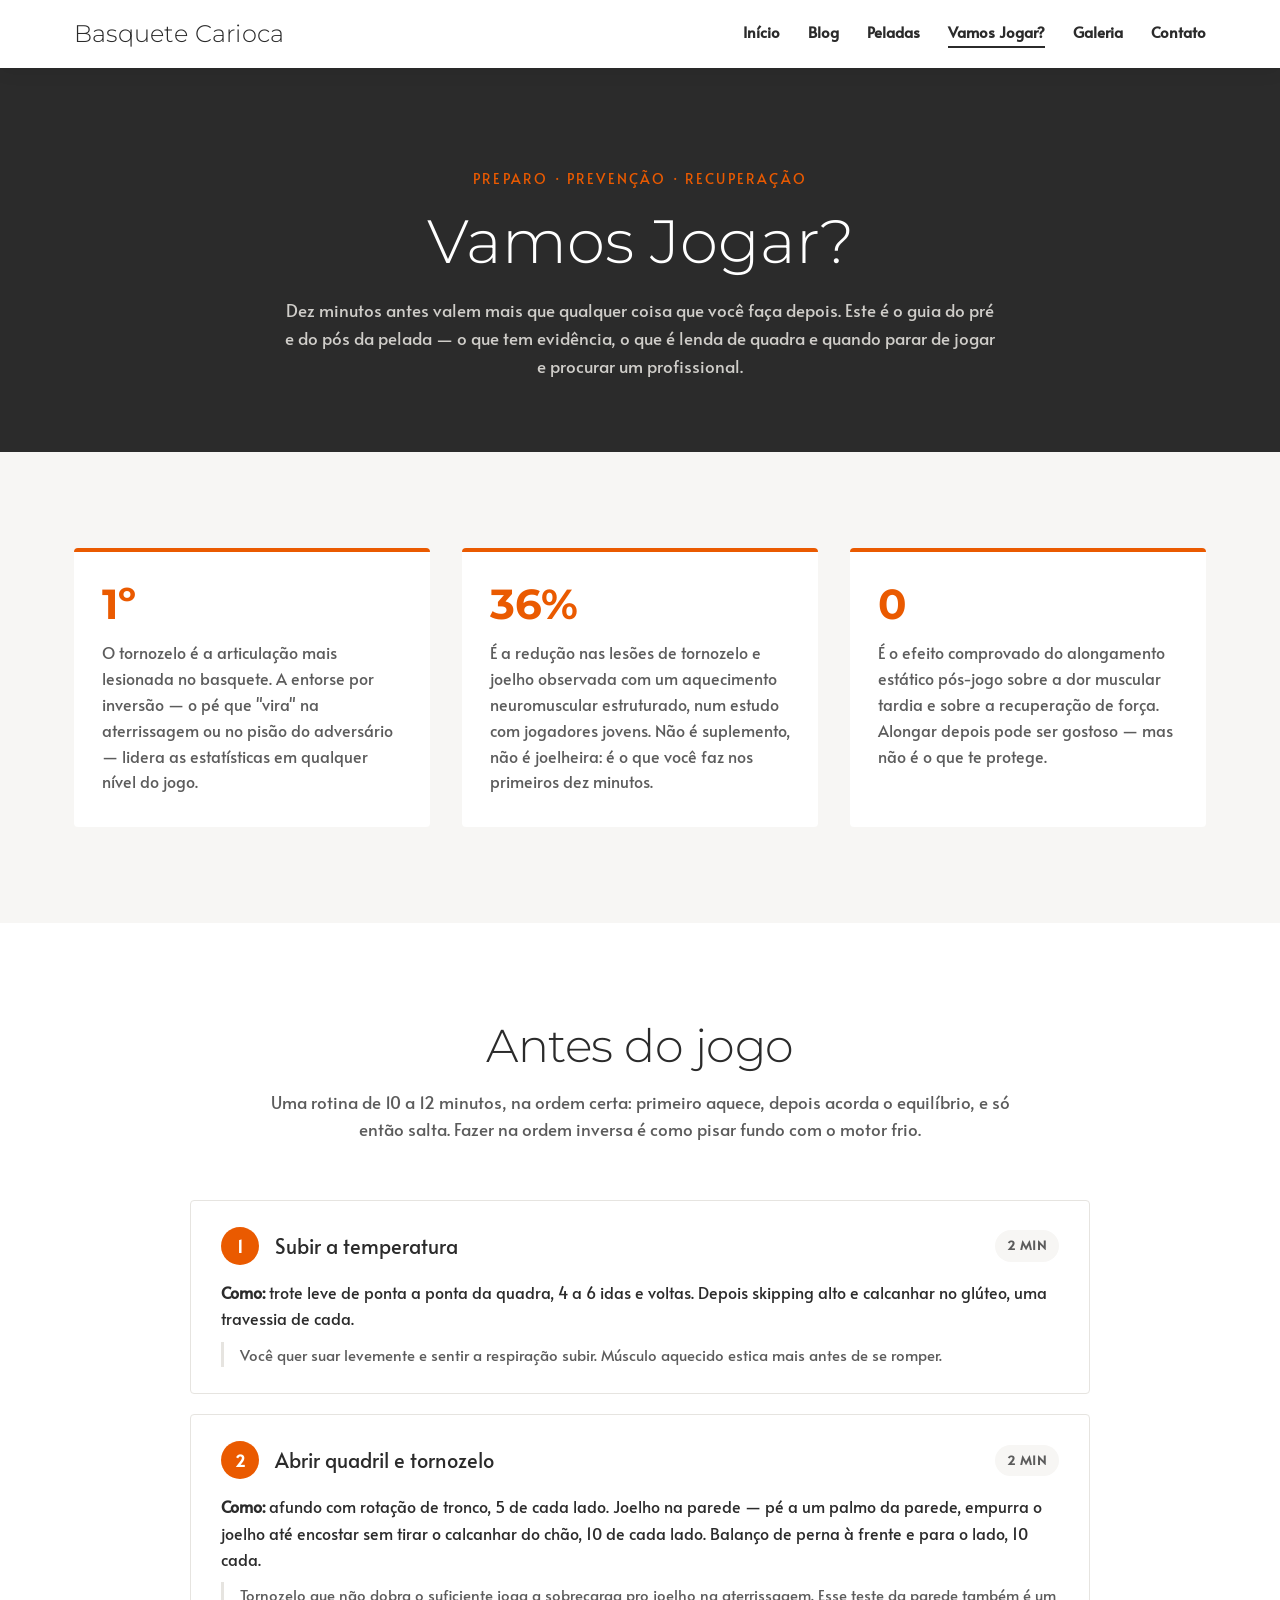
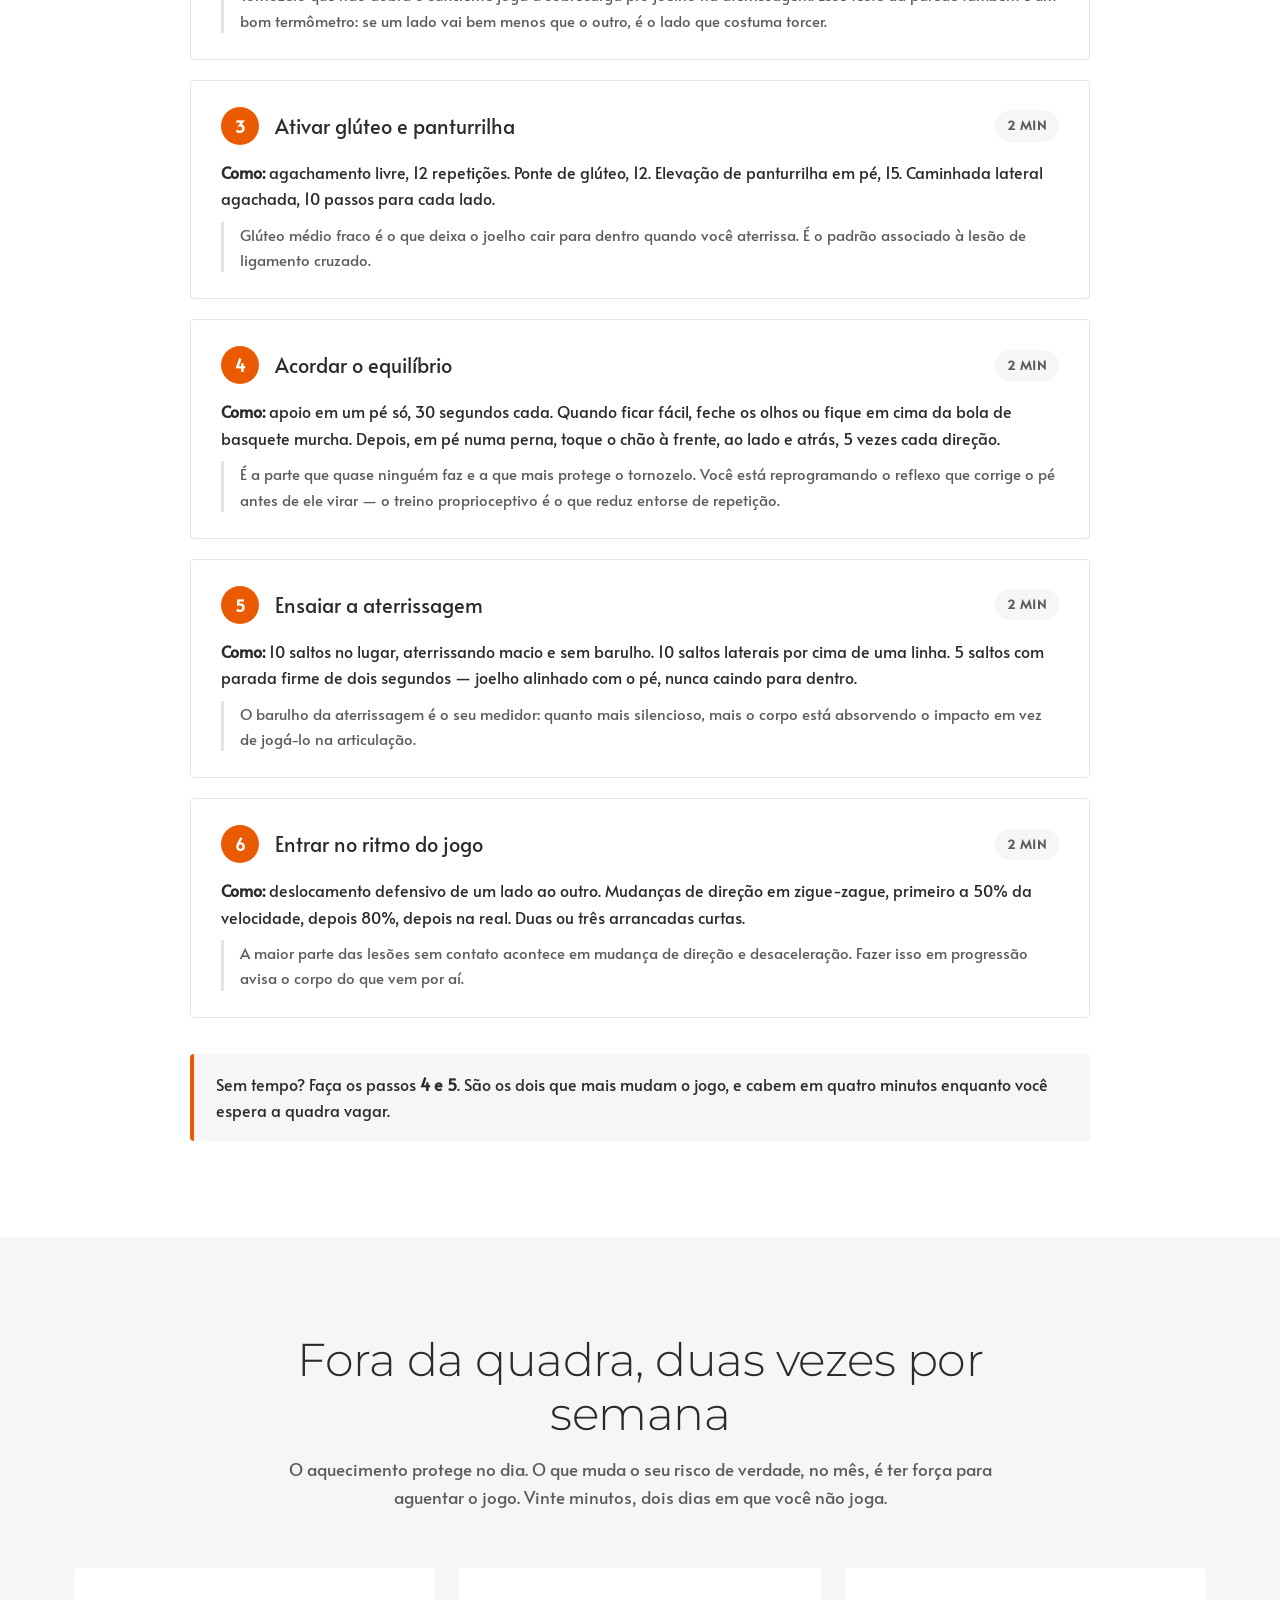
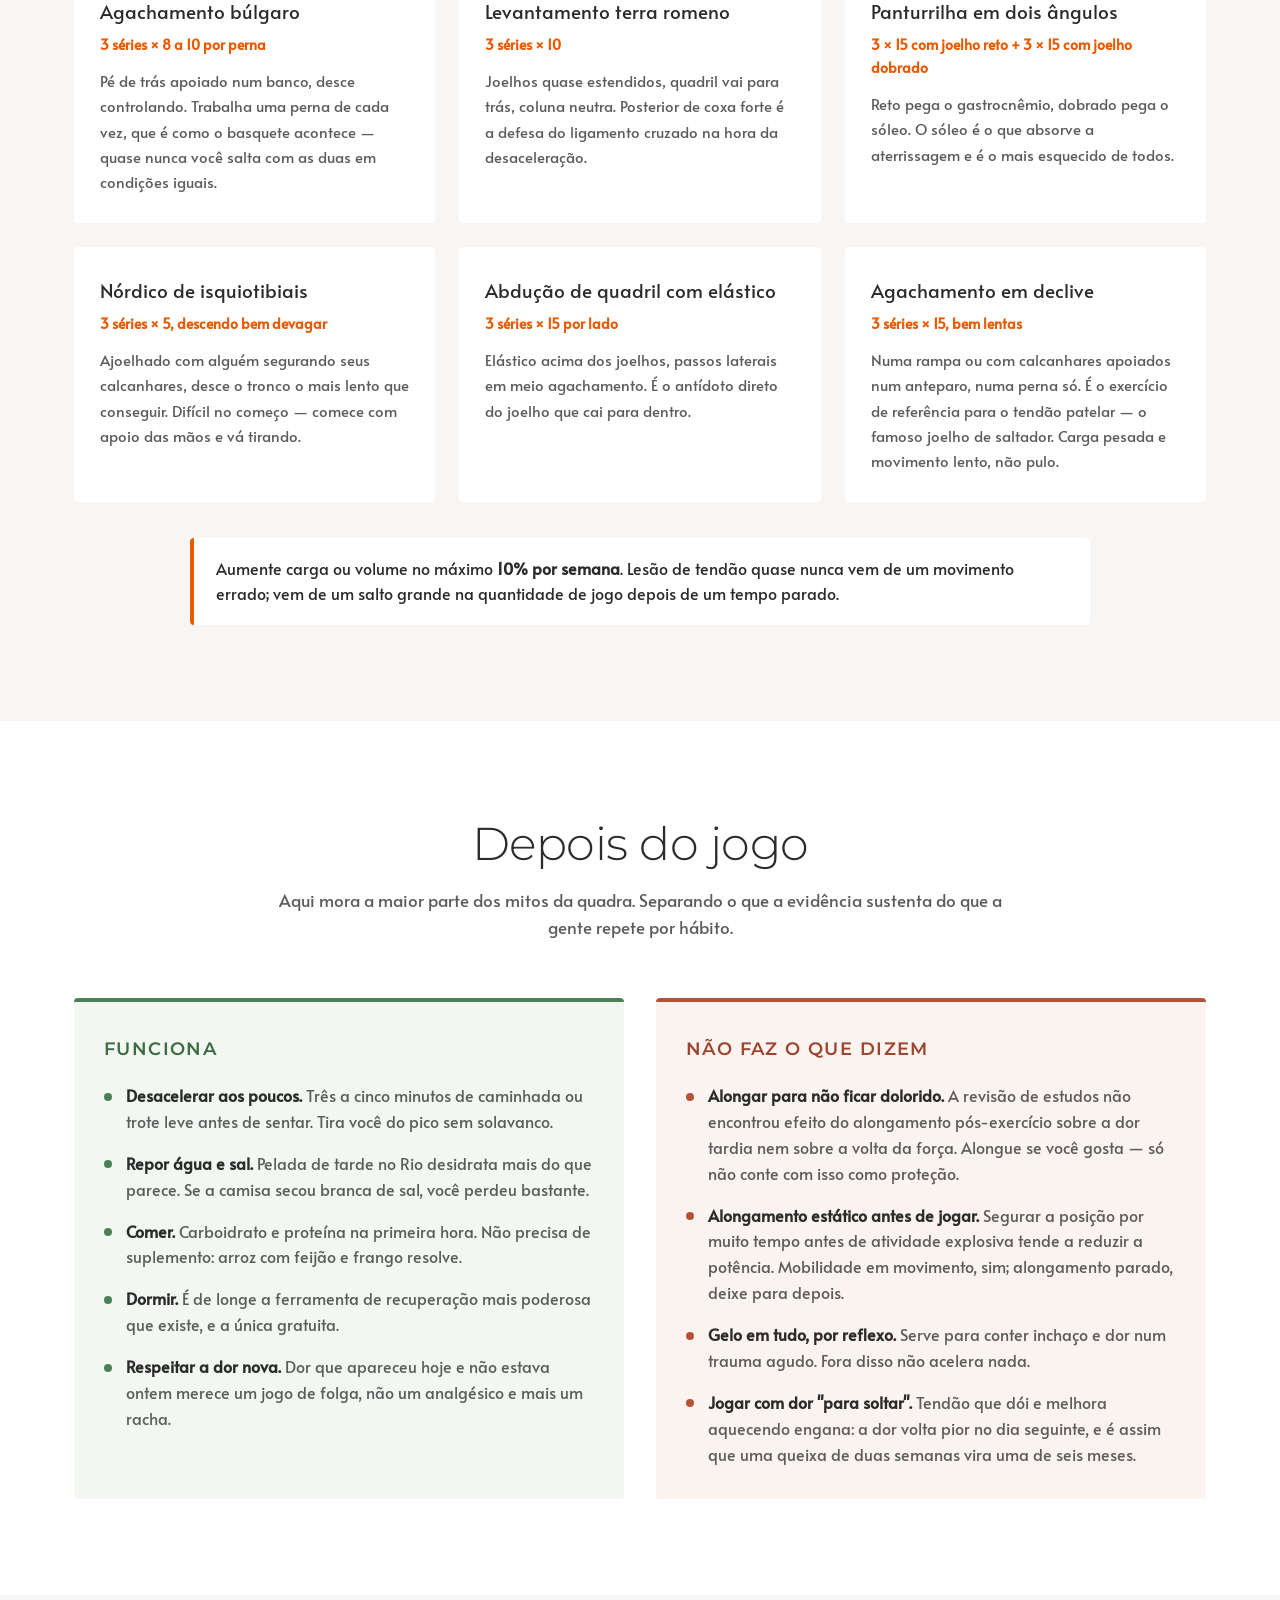
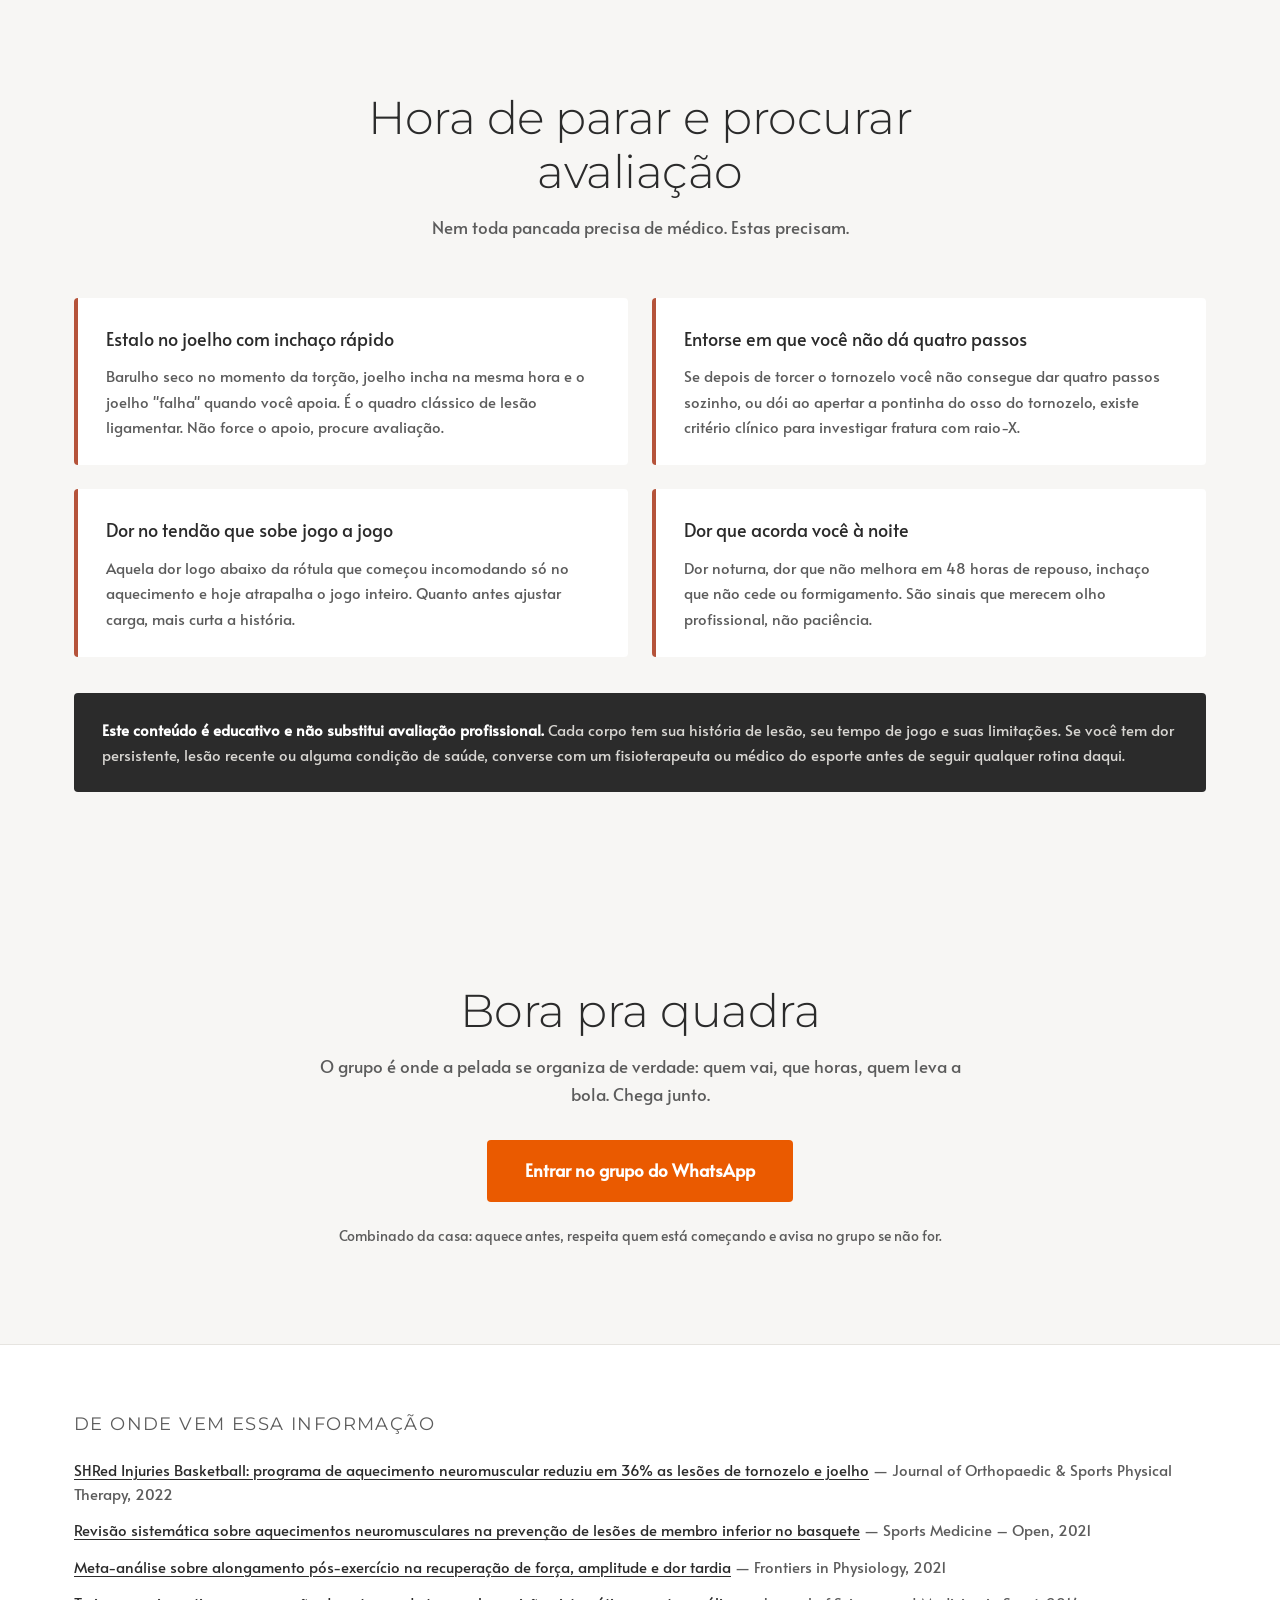
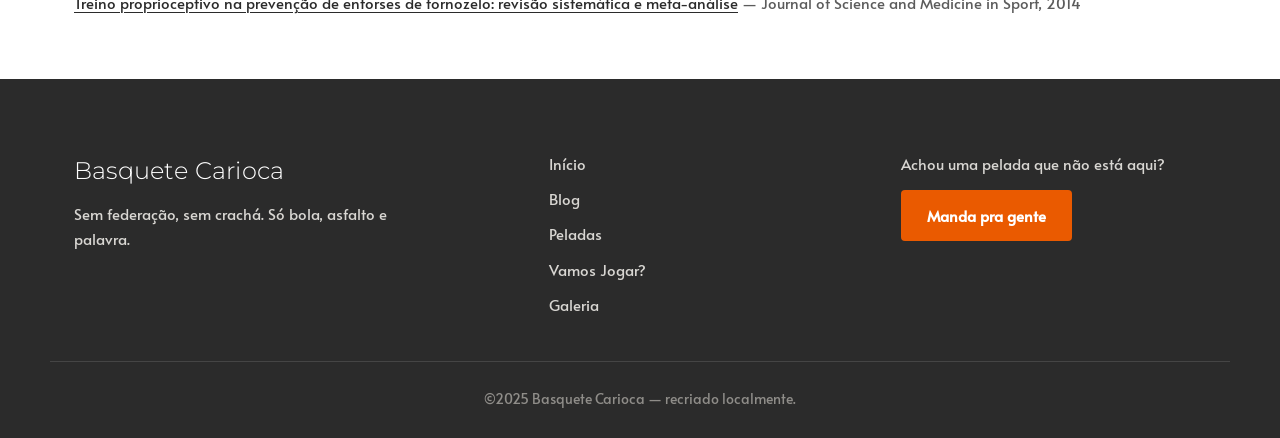
<file: vamos-jogar.html>
<!DOCTYPE html>
<html lang="pt-BR">
<head>
  <meta charset="UTF-8">
  <meta name="viewport" content="width=device-width, initial-scale=1.0">
  <title>Vamos Jogar? — Preparo, prevenção e recuperação | Basquete Carioca</title>
  <meta name="description" content="O que fazer antes e depois da pelada: aquecimento neuromuscular de 10 minutos, fortalecimento para tornozelo e joelho, e o que a evidência diz sobre recuperação.">
  <link rel="canonical" href="https://lucas-dev77.github.io/basquete-carioca/vamos-jogar.html">
  <meta name="theme-color" content="#ea5a00">

  <!-- Ícones da aba e do atalho no celular -->
  <link rel="icon" href="favicon.svg" type="image/svg+xml">
  <link rel="icon" href="favicon.png" sizes="96x96">
  <link rel="apple-touch-icon" href="apple-touch-icon.png">

  <!-- Prévia ao compartilhar o link (WhatsApp, Instagram, X, LinkedIn) -->
  <meta property="og:type" content="website">
  <meta property="og:site_name" content="Basquete Carioca">
  <meta property="og:locale" content="pt_BR">
  <meta property="og:url" content="https://lucas-dev77.github.io/basquete-carioca/vamos-jogar.html">
  <meta property="og:title" content="Vamos Jogar? — Preparo e prevenção na pelada">
  <meta property="og:description" content="Aquecimento de 10 minutos, fortalecimento para tornozelo e joelho, e o que a evidência diz sobre recuperação pós-jogo.">
  <meta property="og:image" content="https://lucas-dev77.github.io/basquete-carioca/assets/og-capa.png">
  <meta property="og:image:width" content="1200">
  <meta property="og:image:height" content="630">
  <meta property="og:image:alt" content="Basquete Carioca — guia de preparo, prevenção e recuperação">
  <meta name="twitter:card" content="summary_large_image">


  <link rel="preconnect" href="https://fonts.googleapis.com">
  <link rel="preconnect" href="https://fonts.gstatic.com" crossorigin>
  <link href="https://fonts.googleapis.com/css2?family=Alata&family=Montserrat:wght@300;400;600;700&display=swap" rel="stylesheet">

  <link rel="stylesheet" href="css/style.css">
</head>
<body class="pagina-interna">

<header class="cabecalho" id="cabecalho">
  <div class="container cabecalho__interno">
    <a href="index.html#inicio" class="logo">Basquete Carioca</a>

    <button class="menu-btn" id="menuBtn" aria-label="Abrir menu" aria-expanded="false">
      <span></span><span></span><span></span>
    </button>

    <nav class="nav" id="nav">
      <a href="index.html#inicio" class="nav__link">Início</a>
      <a href="index.html#blog" class="nav__link">Blog</a>
      <a href="index.html#peladas" class="nav__link">Peladas</a>
      <a href="vamos-jogar.html" class="nav__link ativo">Vamos Jogar?</a>
      <a href="index.html#galeria" class="nav__link">Galeria</a>
      <a href="index.html#contato" class="nav__link">Contato</a>
    </nav>
  </div>
</header>

<main>

<!-- ============ ABERTURA ============ -->
<section class="capa">
  <div class="container">
    <p class="capa__chapeu">Preparo · Prevenção · Recuperação</p>
    <h1 class="capa__titulo">Vamos Jogar?</h1>
    <p class="capa__linha">Dez minutos antes valem mais que qualquer coisa que você faça depois. Este é o guia do pré e do pós da pelada — o que tem evidência, o que é lenda de quadra e quando parar de jogar e procurar um profissional.</p>
  </div>
</section>

<!-- ============ TRÊS FATOS ============ -->
<section class="secao secao--clara">
  <div class="container">
    <div class="fatos">
      <div class="fato revelar">
        <p class="fato__numero">1º</p>
        <p class="fato__texto">O tornozelo é a articulação mais lesionada no basquete. A entorse por inversão — o pé que "vira" na aterrissagem ou no pisão do adversário — lidera as estatísticas em qualquer nível do jogo.</p>
      </div>
      <div class="fato revelar">
        <p class="fato__numero">36%</p>
        <p class="fato__texto">É a redução nas lesões de tornozelo e joelho observada com um aquecimento neuromuscular estruturado, num estudo com jogadores jovens. Não é suplemento, não é joelheira: é o que você faz nos primeiros dez minutos.</p>
      </div>
      <div class="fato revelar">
        <p class="fato__numero">0</p>
        <p class="fato__texto">É o efeito comprovado do alongamento estático pós-jogo sobre a dor muscular tardia e sobre a recuperação de força. Alongar depois pode ser gostoso — mas não é o que te protege.</p>
      </div>
    </div>
  </div>
</section>

<!-- ============ ANTES DO JOGO ============ -->
<section class="secao" id="antes">
  <div class="container">
    <header class="secao__cabecalho">
      <h2 class="secao__titulo">Antes do jogo</h2>
      <p class="secao__sub">Uma rotina de 10 a 12 minutos, na ordem certa: primeiro aquece, depois acorda o equilíbrio, e só então salta. Fazer na ordem inversa é como pisar fundo com o motor frio.</p>
    </header>

    <ol class="rotina">

      <li class="rotina__item revelar">
        <div class="rotina__topo">
          <span class="rotina__num">1</span>
          <h3 class="rotina__titulo">Subir a temperatura</h3>
          <span class="rotina__tempo">2 min</span>
        </div>
        <p class="rotina__como"><strong>Como:</strong> trote leve de ponta a ponta da quadra, 4 a 6 idas e voltas. Depois skipping alto e calcanhar no glúteo, uma travessia de cada.</p>
        <p class="rotina__porque">Você quer suar levemente e sentir a respiração subir. Músculo aquecido estica mais antes de se romper.</p>
      </li>

      <li class="rotina__item revelar">
        <div class="rotina__topo">
          <span class="rotina__num">2</span>
          <h3 class="rotina__titulo">Abrir quadril e tornozelo</h3>
          <span class="rotina__tempo">2 min</span>
        </div>
        <p class="rotina__como"><strong>Como:</strong> afundo com rotação de tronco, 5 de cada lado. Joelho na parede — pé a um palmo da parede, empurra o joelho até encostar sem tirar o calcanhar do chão, 10 de cada lado. Balanço de perna à frente e para o lado, 10 cada.</p>
        <p class="rotina__porque">Tornozelo que não dobra o suficiente joga a sobrecarga pro joelho na aterrissagem. Esse teste da parede também é um bom termômetro: se um lado vai bem menos que o outro, é o lado que costuma torcer.</p>
      </li>

      <li class="rotina__item revelar">
        <div class="rotina__topo">
          <span class="rotina__num">3</span>
          <h3 class="rotina__titulo">Ativar glúteo e panturrilha</h3>
          <span class="rotina__tempo">2 min</span>
        </div>
        <p class="rotina__como"><strong>Como:</strong> agachamento livre, 12 repetições. Ponte de glúteo, 12. Elevação de panturrilha em pé, 15. Caminhada lateral agachada, 10 passos para cada lado.</p>
        <p class="rotina__porque">Glúteo médio fraco é o que deixa o joelho cair para dentro quando você aterrissa. É o padrão associado à lesão de ligamento cruzado.</p>
      </li>

      <li class="rotina__item revelar">
        <div class="rotina__topo">
          <span class="rotina__num">4</span>
          <h3 class="rotina__titulo">Acordar o equilíbrio</h3>
          <span class="rotina__tempo">2 min</span>
        </div>
        <p class="rotina__como"><strong>Como:</strong> apoio em um pé só, 30 segundos cada. Quando ficar fácil, feche os olhos ou fique em cima da bola de basquete murcha. Depois, em pé numa perna, toque o chão à frente, ao lado e atrás, 5 vezes cada direção.</p>
        <p class="rotina__porque">É a parte que quase ninguém faz e a que mais protege o tornozelo. Você está reprogramando o reflexo que corrige o pé antes de ele virar — o treino proprioceptivo é o que reduz entorse de repetição.</p>
      </li>

      <li class="rotina__item revelar">
        <div class="rotina__topo">
          <span class="rotina__num">5</span>
          <h3 class="rotina__titulo">Ensaiar a aterrissagem</h3>
          <span class="rotina__tempo">2 min</span>
        </div>
        <p class="rotina__como"><strong>Como:</strong> 10 saltos no lugar, aterrissando macio e sem barulho. 10 saltos laterais por cima de uma linha. 5 saltos com parada firme de dois segundos — joelho alinhado com o pé, nunca caindo para dentro.</p>
        <p class="rotina__porque">O barulho da aterrissagem é o seu medidor: quanto mais silencioso, mais o corpo está absorvendo o impacto em vez de jogá-lo na articulação.</p>
      </li>

      <li class="rotina__item revelar">
        <div class="rotina__topo">
          <span class="rotina__num">6</span>
          <h3 class="rotina__titulo">Entrar no ritmo do jogo</h3>
          <span class="rotina__tempo">2 min</span>
        </div>
        <p class="rotina__como"><strong>Como:</strong> deslocamento defensivo de um lado ao outro. Mudanças de direção em zigue-zague, primeiro a 50% da velocidade, depois 80%, depois na real. Duas ou três arrancadas curtas.</p>
        <p class="rotina__porque">A maior parte das lesões sem contato acontece em mudança de direção e desaceleração. Fazer isso em progressão avisa o corpo do que vem por aí.</p>
      </li>

    </ol>

    <p class="nota">Sem tempo? Faça os passos <strong>4 e 5</strong>. São os dois que mais mudam o jogo, e cabem em quatro minutos enquanto você espera a quadra vagar.</p>
  </div>
</section>

<!-- ============ FORTALECIMENTO ============ -->
<section class="secao secao--clara" id="fortalecimento">
  <div class="container">
    <header class="secao__cabecalho">
      <h2 class="secao__titulo">Fora da quadra, duas vezes por semana</h2>
      <p class="secao__sub">O aquecimento protege no dia. O que muda o seu risco de verdade, no mês, é ter força para aguentar o jogo. Vinte minutos, dois dias em que você não joga.</p>
    </header>

    <div class="exercicios">

      <article class="exercicio revelar">
        <h3 class="exercicio__nome">Agachamento búlgaro</h3>
        <p class="exercicio__dose">3 séries × 8 a 10 por perna</p>
        <p>Pé de trás apoiado num banco, desce controlando. Trabalha uma perna de cada vez, que é como o basquete acontece — quase nunca você salta com as duas em condições iguais.</p>
      </article>

      <article class="exercicio revelar">
        <h3 class="exercicio__nome">Levantamento terra romeno</h3>
        <p class="exercicio__dose">3 séries × 10</p>
        <p>Joelhos quase estendidos, quadril vai para trás, coluna neutra. Posterior de coxa forte é a defesa do ligamento cruzado na hora da desaceleração.</p>
      </article>

      <article class="exercicio revelar">
        <h3 class="exercicio__nome">Panturrilha em dois ângulos</h3>
        <p class="exercicio__dose">3 × 15 com joelho reto + 3 × 15 com joelho dobrado</p>
        <p>Reto pega o gastrocnêmio, dobrado pega o sóleo. O sóleo é o que absorve a aterrissagem e é o mais esquecido de todos.</p>
      </article>

      <article class="exercicio revelar">
        <h3 class="exercicio__nome">Nórdico de isquiotibiais</h3>
        <p class="exercicio__dose">3 séries × 5, descendo bem devagar</p>
        <p>Ajoelhado com alguém segurando seus calcanhares, desce o tronco o mais lento que conseguir. Difícil no começo — comece com apoio das mãos e vá tirando.</p>
      </article>

      <article class="exercicio revelar">
        <h3 class="exercicio__nome">Abdução de quadril com elástico</h3>
        <p class="exercicio__dose">3 séries × 15 por lado</p>
        <p>Elástico acima dos joelhos, passos laterais em meio agachamento. É o antídoto direto do joelho que cai para dentro.</p>
      </article>

      <article class="exercicio revelar">
        <h3 class="exercicio__nome">Agachamento em declive</h3>
        <p class="exercicio__dose">3 séries × 15, bem lentas</p>
        <p>Numa rampa ou com calcanhares apoiados num anteparo, numa perna só. É o exercício de referência para o tendão patelar — o famoso joelho de saltador. Carga pesada e movimento lento, não pulo.</p>
      </article>

    </div>

    <p class="nota">Aumente carga ou volume no máximo <strong>10% por semana</strong>. Lesão de tendão quase nunca vem de um movimento errado; vem de um salto grande na quantidade de jogo depois de um tempo parado.</p>
  </div>
</section>

<!-- ============ DEPOIS DO JOGO ============ -->
<section class="secao" id="depois">
  <div class="container">
    <header class="secao__cabecalho">
      <h2 class="secao__titulo">Depois do jogo</h2>
      <p class="secao__sub">Aqui mora a maior parte dos mitos da quadra. Separando o que a evidência sustenta do que a gente repete por hábito.</p>
    </header>

    <div class="colunas">

      <div class="coluna coluna--sim revelar">
        <h3 class="coluna__titulo">Funciona</h3>
        <ul class="lista">
          <li><strong>Desacelerar aos poucos.</strong> Três a cinco minutos de caminhada ou trote leve antes de sentar. Tira você do pico sem solavanco.</li>
          <li><strong>Repor água e sal.</strong> Pelada de tarde no Rio desidrata mais do que parece. Se a camisa secou branca de sal, você perdeu bastante.</li>
          <li><strong>Comer.</strong> Carboidrato e proteína na primeira hora. Não precisa de suplemento: arroz com feijão e frango resolve.</li>
          <li><strong>Dormir.</strong> É de longe a ferramenta de recuperação mais poderosa que existe, e a única gratuita.</li>
          <li><strong>Respeitar a dor nova.</strong> Dor que apareceu hoje e não estava ontem merece um jogo de folga, não um analgésico e mais um racha.</li>
        </ul>
      </div>

      <div class="coluna coluna--nao revelar">
        <h3 class="coluna__titulo">Não faz o que dizem</h3>
        <ul class="lista">
          <li><strong>Alongar para não ficar dolorido.</strong> A revisão de estudos não encontrou efeito do alongamento pós-exercício sobre a dor tardia nem sobre a volta da força. Alongue se você gosta — só não conte com isso como proteção.</li>
          <li><strong>Alongamento estático antes de jogar.</strong> Segurar a posição por muito tempo antes de atividade explosiva tende a reduzir a potência. Mobilidade em movimento, sim; alongamento parado, deixe para depois.</li>
          <li><strong>Gelo em tudo, por reflexo.</strong> Serve para conter inchaço e dor num trauma agudo. Fora disso não acelera nada.</li>
          <li><strong>Jogar com dor "para soltar".</strong> Tendão que dói e melhora aquecendo engana: a dor volta pior no dia seguinte, e é assim que uma queixa de duas semanas vira uma de seis meses.</li>
        </ul>
      </div>

    </div>
  </div>
</section>

<!-- ============ SINAIS DE ALERTA ============ -->
<section class="secao secao--alerta" id="alerta">
  <div class="container">
    <header class="secao__cabecalho">
      <h2 class="secao__titulo">Hora de parar e procurar avaliação</h2>
      <p class="secao__sub">Nem toda pancada precisa de médico. Estas precisam.</p>
    </header>

    <div class="alertas">
      <div class="alerta revelar">
        <h3>Estalo no joelho com inchaço rápido</h3>
        <p>Barulho seco no momento da torção, joelho incha na mesma hora e o joelho "falha" quando você apoia. É o quadro clássico de lesão ligamentar. Não force o apoio, procure avaliação.</p>
      </div>
      <div class="alerta revelar">
        <h3>Entorse em que você não dá quatro passos</h3>
        <p>Se depois de torcer o tornozelo você não consegue dar quatro passos sozinho, ou dói ao apertar a pontinha do osso do tornozelo, existe critério clínico para investigar fratura com raio-X.</p>
      </div>
      <div class="alerta revelar">
        <h3>Dor no tendão que sobe jogo a jogo</h3>
        <p>Aquela dor logo abaixo da rótula que começou incomodando só no aquecimento e hoje atrapalha o jogo inteiro. Quanto antes ajustar carga, mais curta a história.</p>
      </div>
      <div class="alerta revelar">
        <h3>Dor que acorda você à noite</h3>
        <p>Dor noturna, dor que não melhora em 48 horas de repouso, inchaço que não cede ou formigamento. São sinais que merecem olho profissional, não paciência.</p>
      </div>
    </div>

    <div class="aviso">
      <p><strong>Este conteúdo é educativo e não substitui avaliação profissional.</strong> Cada corpo tem sua história de lesão, seu tempo de jogo e suas limitações. Se você tem dor persistente, lesão recente ou alguma condição de saúde, converse com um fisioterapeuta ou médico do esporte antes de seguir qualquer rotina daqui.</p>
    </div>
  </div>
</section>

<!-- ============ COMUNIDADE ============ -->
<section class="secao secao--clara" id="comunidade">
  <div class="container chamada">
    <h2 class="secao__titulo">Bora pra quadra</h2>
    <p class="secao__sub">O grupo é onde a pelada se organiza de verdade: quem vai, que horas, quem leva a bola. Chega junto.</p>
    <a href="https://chat.whatsapp.com/SEU-CODIGO-AQUI" class="botao botao--grande" target="_blank" rel="noopener">Entrar no grupo do WhatsApp</a>
    <p class="chamada__obs">Combinado da casa: aquece antes, respeita quem está começando e avisa no grupo se não for.</p>
  </div>
</section>

<!-- ============ FONTES ============ -->
<section class="secao fontes">
  <div class="container">
    <h2 class="fontes__titulo">De onde vem essa informação</h2>
    <ul class="fontes__lista">
      <li><a href="https://www.jospt.org/doi/10.2519/jospt.2022.10959" target="_blank" rel="noopener">SHRed Injuries Basketball: programa de aquecimento neuromuscular reduziu em 36% as lesões de tornozelo e joelho</a> — Journal of Orthopaedic &amp; Sports Physical Therapy, 2022</li>
      <li><a href="https://sportsmedicine-open.springeropen.com/articles/10.1186/s40798-021-00355-1" target="_blank" rel="noopener">Revisão sistemática sobre aquecimentos neuromusculares na prevenção de lesões de membro inferior no basquete</a> — Sports Medicine &ndash; Open, 2021</li>
      <li><a href="https://www.frontiersin.org/journals/physiology/articles/10.3389/fphys.2021.677581/full" target="_blank" rel="noopener">Meta-análise sobre alongamento pós-exercício na recuperação de força, amplitude e dor tardia</a> — Frontiers in Physiology, 2021</li>
      <li><a href="https://www.jsams.org/article/s1440-2440(14)00074-7/fulltext" target="_blank" rel="noopener">Treino proprioceptivo na prevenção de entorses de tornozelo: revisão sistemática e meta-análise</a> — Journal of Science and Medicine in Sport, 2014</li>
    </ul>
  </div>
</section>

</main>

<footer class="rodape" id="contato">
  <div class="container rodape__interno">
    <div class="rodape__marca">
      <p class="logo logo--rodape">Basquete Carioca</p>
      <p class="rodape__frase">Sem federação, sem crachá. Só bola, asfalto e palavra.</p>
    </div>

    <nav class="rodape__links">
      <a href="index.html#inicio">Início</a>
      <a href="index.html#blog">Blog</a>
      <a href="index.html#peladas">Peladas</a>
      <a href="vamos-jogar.html">Vamos Jogar?</a>
      <a href="index.html#galeria">Galeria</a>
    </nav>

    <div class="rodape__contato">
      <p>Achou uma pelada que não está aqui?</p>
      <a href="mailto:contato@peladacarioca.com.br" class="botao">Manda pra gente</a>
    </div>
  </div>

  <p class="rodape__copy">&copy;2025 Basquete Carioca — recriado localmente.</p>
</footer>

<script src="js/script.js"></script>
</body>
</html>
</file>
<file: css/style.css>
/* ==========================================================================
   Basquete Carioca — folha de estilo principal
   1. Variáveis e reset
   2. Utilitários (container, seções, botões)
   3. Cabeçalho e navegação
   4. Hero
   5. Carrossel
   6. Blog
   7. Peladas do Rio
   8. Galeria + lightbox
   9. Rodapé
  10. Animações e responsivo
   ========================================================================== */

/* ---------- 1. Variáveis e reset ---------- */
:root{
  --laranja:        #ea5a00;
  --laranja-escuro: #c94b00;
  --tinta:          #2b2b2b;
  --tinta-suave:    #5c5c5c;
  --branco:         #ffffff;
  --gelo:           #f7f6f4;
  --borda:          #e6e4e0;
  --preto-overlay:  rgba(15, 25, 30, .42);

  --fonte-titulo: "Montserrat", system-ui, -apple-system, "Segoe UI", sans-serif;
  --fonte-texto:  "Alata", system-ui, -apple-system, "Segoe UI", sans-serif;

  --largura: 1180px;
  --raio: 4px;
  --transicao: .35s cubic-bezier(.4,0,.2,1);
}

*,*::before,*::after{ box-sizing:border-box; margin:0; padding:0; }

html{ scroll-behavior:smooth; scroll-padding-top:80px; }

body{
  font-family: var(--fonte-texto);
  color: var(--tinta);
  background: var(--branco);
  line-height: 1.65;
  -webkit-font-smoothing: antialiased;
  overflow-x: hidden;
}

img{ max-width:100%; display:block; }
a{ color:inherit; text-decoration:none; }
button{ font:inherit; cursor:pointer; border:0; background:none; color:inherit; }

/* ---------- 2. Utilitários ---------- */
.container{
  width: 100%;
  max-width: var(--largura);
  margin-inline: auto;
  padding-inline: 24px;
}

.secao{ padding: 96px 0; }
.secao--clara{ background: var(--gelo); }

.secao__cabecalho{ text-align:center; max-width:760px; margin:0 auto 56px; }

.secao__titulo{
  font-family: var(--fonte-titulo);
  font-weight: 300;
  font-size: clamp(1.9rem, 4vw, 2.9rem);
  letter-spacing: -.5px;
  line-height: 1.15;
  margin-bottom: 16px;
}

.secao__sub{ color: var(--tinta-suave); font-size: 1.05rem; }

.botao{
  display:inline-block;
  background: var(--laranja);
  color: var(--branco);
  font-weight: 700;
  font-size: .95rem;
  padding: 13px 26px;
  border-radius: var(--raio);
  transition: background var(--transicao), transform var(--transicao), box-shadow var(--transicao);
}
.botao:hover{
  background: var(--laranja-escuro);
  transform: translateY(-2px);
  box-shadow: 0 8px 20px rgba(234,90,0,.28);
}
.botao--grande{ padding: 17px 38px; font-size: 1.05rem; }
.botao--fantasma{
  background: transparent;
  color: var(--tinta);
  border: 2px solid var(--borda);
}
.botao--fantasma:hover{ background: var(--tinta); color: var(--branco); box-shadow:none; }

.link-saiba{
  color: var(--tinta);
  text-decoration: underline;
  text-underline-offset: 3px;
  font-size: .95rem;
}
.link-saiba:hover{ color: var(--laranja); }

/* ---------- 3. Cabeçalho ---------- */
.cabecalho{
  position: fixed;
  inset: 0 0 auto 0;
  z-index: 100;
  padding: 22px 0;
  transition: background var(--transicao), padding var(--transicao), box-shadow var(--transicao);
}
.cabecalho__interno{ display:flex; align-items:center; justify-content:space-between; gap:24px; }

.logo{
  font-family: var(--fonte-titulo);
  font-weight: 300;
  font-size: 1.5rem;
  color: var(--branco);
  letter-spacing: .2px;
  transition: color var(--transicao);
}

.nav{ display:flex; gap: 28px; }

.nav__link{
  color: var(--branco);
  font-weight: 700;
  font-size: .95rem;
  position: relative;
  padding-bottom: 4px;
  transition: color var(--transicao), opacity var(--transicao);
}
.nav__link::after{
  content:"";
  position:absolute; left:0; bottom:0;
  height:2px; width:0;
  background: currentColor;
  transition: width var(--transicao);
}
.nav__link:hover::after,
.nav__link.ativo::after{ width:100%; }

/* estado após rolar a página */
.cabecalho.solido{
  background: var(--branco);
  padding: 14px 0;
  box-shadow: 0 2px 18px rgba(0,0,0,.08);
}
.cabecalho.solido .logo,
.cabecalho.solido .nav__link{ color: var(--tinta); }
.cabecalho.solido .nav__link:hover{ color: var(--laranja); }
.cabecalho.solido .menu-btn span{ background: var(--tinta); }

/* botão hambúrguer */
.menu-btn{ display:none; width:30px; height:22px; position:relative; }
.menu-btn span{
  position:absolute; left:0; height:2px; width:100%;
  background: var(--branco);
  transition: var(--transicao);
}
.menu-btn span:nth-child(1){ top:0; }
.menu-btn span:nth-child(2){ top:10px; }
.menu-btn span:nth-child(3){ top:20px; }
.menu-btn.aberto span:nth-child(1){ top:10px; transform:rotate(45deg); }
.menu-btn.aberto span:nth-child(2){ opacity:0; }
.menu-btn.aberto span:nth-child(3){ top:10px; transform:rotate(-45deg); }

/* ---------- 4. Hero ---------- */
.hero{
  position: relative;
  min-height: 100vh;
  display: flex;
  align-items: center;
  justify-content: center;
  text-align: center;
  overflow: hidden;
  color: var(--branco);
}
.hero__fundo{
  position:absolute; inset:-4%;
  background: url("https://images.unsplash.com/photo-1657579431507-6fcedaac0d1e?auto=format&fit=crop&w=1920&q=80") center/cover no-repeat;
  filter: blur(3px) saturate(1.05);
  transform: scale(1.05);
}
.hero__overlay{ position:absolute; inset:0; background: var(--preto-overlay); }

.hero__conteudo{ position:relative; z-index:2; }

.hero__chapeu{
  text-transform: uppercase;
  letter-spacing: .16em;
  font-size: clamp(.8rem, 1.6vw, 1.05rem);
  margin-bottom: 22px;
  opacity: .95;
}
.hero__titulo{
  font-family: var(--fonte-titulo);
  font-weight: 300;
  font-size: clamp(2.4rem, 7vw, 4.4rem);
  line-height: 1.08;
  letter-spacing: -1px;
  margin-bottom: 40px;
  text-shadow: 0 2px 24px rgba(0,0,0,.25);
}
.hero__seta{
  position:absolute; left:50%; bottom:34px; z-index:2;
  transform: translateX(-50%);
  color: var(--branco); opacity:.85;
  animation: flutuar 2.2s ease-in-out infinite;
}
@keyframes flutuar{ 0%,100%{ transform:translate(-50%,0) } 50%{ transform:translate(-50%,9px) } }

/* ---------- 5. Carrossel ---------- */
.slider__palco{ position:relative; }

.slide{
  display:none;
  grid-template-columns: 1fr 1fr;
  gap: 64px;
  align-items: center;
}
.slide.ativo{ display:grid; animation: aparecer .55s ease both; }

.slide__texto{ text-align:center; }
.slide__titulo{
  font-family: var(--fonte-titulo);
  font-weight: 300;
  font-size: clamp(1.7rem, 3.4vw, 2.5rem);
  margin-bottom: 18px;
}
.slide__texto p{ color: var(--tinta-suave); margin-bottom: 28px; }

.slide__midia img{
  width:100%; aspect-ratio: 4/3; object-fit: cover;
  border-radius: var(--raio);
}

.slider__controles{
  display:flex; align-items:center; justify-content:center; gap:20px;
  margin-top: 40px;
}
.slider__seta{
  font-size: 1.9rem; line-height:1;
  color: var(--tinta-suave);
  width:40px; height:40px; border-radius:50%;
  transition: var(--transicao);
}
.slider__seta:hover{ background: var(--gelo); color: var(--laranja); }

.slider__dots{ display:flex; gap:10px; }
.dot{
  width:11px; height:11px; border-radius:50%;
  background:#cfcfcf; transition: var(--transicao);
}
.dot.ativo{ background:#333; transform:scale(1.15); }

/* ---------- 6. Blog ---------- */
.posts{ max-width: 1000px; margin-inline:auto; }

.post{
  display:grid;
  grid-template-columns: 300px 1fr;
  gap: 34px;
  padding: 34px 0;
  border-bottom: 1px solid var(--borda);
}
.post:first-child{ border-top: 1px solid var(--borda); }

.post__foto{ overflow:hidden; border-radius: var(--raio); }
.post__foto img{
  width:100%; aspect-ratio: 4/3; object-fit:cover;
  transition: transform .6s ease;
}
.post__foto:hover img{ transform: scale(1.05); }

.post__titulo{
  font-family: var(--fonte-titulo);
  font-weight: 400;
  font-size: 1.3rem;
  margin-bottom: 6px;
}
.post__titulo a:hover{ color: var(--laranja); }
.post__data{ font-weight:700; font-size:.95rem; margin-bottom:10px; }
.post__resumo{ color: var(--tinta-suave); margin-bottom: 10px; }

/* ---------- 7. Peladas do Rio ---------- */
.peladas{ display:flex; flex-direction:column; gap: 72px; }

.pelada{
  display:grid;
  grid-template-columns: 1fr 1fr;
  gap: 56px;
  align-items:center;
}

.pelada__foto{ position:relative; overflow:hidden; border-radius: var(--raio); }
.pelada__foto img{
  width:100%; aspect-ratio: 4/3; object-fit:cover;
  transition: transform .7s ease;
}
.pelada:hover .pelada__foto img{ transform: scale(1.04); }

.etiqueta{
  position:absolute; top:16px; left:16px;
  background: var(--laranja); color:#fff;
  font-size:.75rem; font-weight:700;
  text-transform: uppercase; letter-spacing:.08em;
  padding: 6px 12px; border-radius: 999px;
}
.etiqueta--cinza{ background: #6b6b6b; }

.pelada__titulo{
  font-family: var(--fonte-texto);
  font-weight: 400;
  font-size: 1.45rem;
  margin-bottom: 14px;
}
.pelada__corpo p{ color: var(--tinta-suave); margin-bottom: 24px; }

.pelada--memoria .pelada__foto img{ filter: grayscale(1); }
.pelada--memoria:hover .pelada__foto img{ filter: grayscale(.4); }

/* ---------- 8. Galeria ---------- */
.galeria{
  display:grid;
  grid-template-columns: repeat(2, 1fr);
  gap: 4px;
  margin-top: 8px;
}
.galeria__item{ position:relative; overflow:hidden; cursor: zoom-in; }
.galeria__item img{
  width:100%; height: 42vh; min-height: 260px; object-fit: cover;
  transition: transform .7s ease, filter .4s ease;
}
.galeria__item:hover img{ transform: scale(1.06); filter: brightness(.85); }

.lightbox{
  position: fixed; inset:0; z-index: 200;
  background: rgba(0,0,0,.92);
  display: none; align-items:center; justify-content:center;
  padding: 40px;
}
.lightbox.aberto{ display:flex; animation: aparecer .25s ease both; }
.lightbox img{ max-width: 92vw; max-height: 88vh; object-fit: contain; }
.lightbox__fechar{
  position:absolute; top:20px; right:28px;
  font-size: 2.6rem; line-height:1; color:#fff; opacity:.8;
}
.lightbox__fechar:hover{ opacity:1; }

/* ---------- 9. Rodapé ---------- */
.rodape{ background: var(--tinta); color: #d8d6d2; padding: 72px 0 28px; }

.rodape__interno{
  display:grid;
  grid-template-columns: 1.4fr 1fr 1fr;
  gap: 48px;
  padding-bottom: 44px;
  border-bottom: 1px solid rgba(255,255,255,.12);
}
.logo--rodape{ color:#fff; margin-bottom: 10px; }
.rodape__frase{ font-size:.95rem; max-width: 320px; }

.rodape__links{ display:flex; flex-direction:column; gap: 10px; }
.rodape__links a{ font-size:.95rem; transition: color var(--transicao); }
.rodape__links a:hover{ color: var(--laranja); }

.rodape__contato p{ margin-bottom: 14px; font-size:.95rem; }

.rodape__copy{
  text-align:center; font-size:.85rem; color:#8f8d89; padding-top: 26px;
}

/* ---------- 10. Animações e responsivo ---------- */
@keyframes aparecer{ from{ opacity:0; transform:translateY(14px) } to{ opacity:1; transform:none } }

.revelar{ opacity:0; transform: translateY(26px); transition: opacity .7s ease, transform .7s ease; }
.revelar.visivel{ opacity:1; transform:none; }

@media (max-width: 900px){
  .secao{ padding: 68px 0; }

  .menu-btn{ display:block; z-index:110; }

  .nav{
    position: fixed; inset: 0 0 0 auto;
    width: min(78vw, 320px);
    background: var(--branco);
    flex-direction: column;
    justify-content: center;
    gap: 26px;
    padding: 40px;
    transform: translateX(100%);
    transition: transform var(--transicao);
    box-shadow: -8px 0 30px rgba(0,0,0,.15);
  }
  .nav.aberto{ transform: none; }
  .nav .nav__link{ color: var(--tinta); font-size: 1.15rem; }

  .slide,
  .pelada{ grid-template-columns: 1fr; gap: 30px; }
  .slide__midia{ order:-1; }
  .pelada__corpo{ text-align:left; }

  .post{ grid-template-columns: 1fr; gap: 18px; }

  .galeria__item img{ height: 34vh; min-height: 200px; }

  .rodape__interno{ grid-template-columns: 1fr; gap: 32px; text-align:center; }
  .rodape__frase{ margin-inline:auto; }
  .rodape__links{ align-items:center; }
}

@media (max-width: 560px){
  .galeria{ grid-template-columns: 1fr; }
  .hero{ min-height: 88vh; }
}

@media (prefers-reduced-motion: reduce){
  *{ animation: none !important; transition: none !important; }
  .revelar{ opacity:1; transform:none; }
}

/* ==========================================================================
   11. Página "Vamos Jogar?" — preparo, prevenção e recuperação
   ========================================================================== */

/* Páginas internas não têm hero, então o cabeçalho já nasce branco */
body.pagina-interna .cabecalho{
  background: var(--branco);
  box-shadow: 0 2px 18px rgba(0,0,0,.08);
  padding: 14px 0;
}
body.pagina-interna .cabecalho .logo,
body.pagina-interna .cabecalho .nav__link{ color: var(--tinta); }
body.pagina-interna .cabecalho .nav__link:hover{ color: var(--laranja); }
body.pagina-interna .cabecalho .menu-btn span{ background: var(--tinta); }

/* ---------- Abertura da página ---------- */
.capa{
  padding: 168px 0 72px;
  background: var(--tinta);
  color: var(--branco);
  text-align: center;
}
.capa__chapeu{
  text-transform: uppercase;
  letter-spacing: .16em;
  font-size: .85rem;
  color: var(--laranja);
  margin-bottom: 18px;
}
.capa__titulo{
  font-family: var(--fonte-titulo);
  font-weight: 300;
  font-size: clamp(2.2rem, 6vw, 3.8rem);
  line-height: 1.1;
  margin-bottom: 22px;
}
.capa__linha{
  max-width: 720px;
  margin-inline: auto;
  color: #cfcdc9;
  font-size: 1.05rem;
}

/* ---------- Os três fatos ---------- */
.fatos{ display:grid; grid-template-columns: repeat(3, 1fr); gap: 32px; }

.fato{
  background: var(--branco);
  border-radius: var(--raio);
  border-top: 4px solid var(--laranja);
  padding: 32px 28px;
}
.fato__numero{
  font-family: var(--fonte-titulo);
  font-weight: 700;
  font-size: 2.6rem;
  line-height: 1;
  color: var(--laranja);
  margin-bottom: 14px;
}
.fato__texto{ color: var(--tinta-suave); font-size: .98rem; }

/* ---------- Rotina do aquecimento ---------- */
.rotina{ list-style:none; display:flex; flex-direction:column; gap: 20px; max-width: 900px; margin-inline:auto; }

.rotina__item{
  border: 1px solid var(--borda);
  border-radius: var(--raio);
  padding: 26px 30px;
  transition: border-color var(--transicao), box-shadow var(--transicao);
}
.rotina__item:hover{
  border-color: var(--laranja);
  box-shadow: 0 6px 22px rgba(0,0,0,.06);
}

.rotina__topo{ display:flex; align-items:center; gap: 16px; margin-bottom: 14px; }

.rotina__num{
  flex: 0 0 auto;
  width: 38px; height: 38px;
  display:grid; place-items:center;
  border-radius: 50%;
  background: var(--laranja);
  color: var(--branco);
  font-weight: 700;
}
.rotina__titulo{
  font-family: var(--fonte-texto);
  font-weight: 400;
  font-size: 1.28rem;
  flex: 1;
}
.rotina__tempo{
  font-size: .8rem;
  font-weight: 700;
  text-transform: uppercase;
  letter-spacing: .06em;
  color: var(--tinta-suave);
  background: var(--gelo);
  padding: 5px 12px;
  border-radius: 999px;
}
.rotina__como{ margin-bottom: 10px; }
.rotina__porque{
  color: var(--tinta-suave);
  font-size: .96rem;
  padding-left: 16px;
  border-left: 3px solid var(--borda);
}

.nota{
  max-width: 900px;
  margin: 36px auto 0;
  padding: 18px 22px;
  background: var(--gelo);
  border-left: 4px solid var(--laranja);
  border-radius: var(--raio);
  font-size: .98rem;
}
.secao--clara .nota{ background: var(--branco); }

/* ---------- Fortalecimento ---------- */
.exercicios{ display:grid; grid-template-columns: repeat(3, 1fr); gap: 24px; }

.exercicio{
  background: var(--branco);
  border-radius: var(--raio);
  padding: 28px 26px;
}
.exercicio__nome{
  font-family: var(--fonte-texto);
  font-weight: 400;
  font-size: 1.18rem;
  margin-bottom: 6px;
}
.exercicio__dose{
  font-weight: 700;
  font-size: .88rem;
  color: var(--laranja);
  margin-bottom: 12px;
}
.exercicio p:last-child{ color: var(--tinta-suave); font-size: .96rem; }

/* ---------- Funciona / não funciona ---------- */
.colunas{ display:grid; grid-template-columns: 1fr 1fr; gap: 32px; }

.coluna{ padding: 32px 30px; border-radius: var(--raio); }
.coluna--sim{ background: #f2f7f2; border-top: 4px solid #4c8055; }
.coluna--nao{ background: #faf3f0; border-top: 4px solid #b5533a; }

.coluna__titulo{
  font-family: var(--fonte-titulo);
  font-weight: 600;
  font-size: 1.1rem;
  text-transform: uppercase;
  letter-spacing: .08em;
  margin-bottom: 20px;
}
.coluna--sim .coluna__titulo{ color:#3d6b45; }
.coluna--nao .coluna__titulo{ color:#9c452f; }

.lista{ list-style:none; display:flex; flex-direction:column; gap: 16px; }
.lista li{ padding-left: 22px; position:relative; font-size: .98rem; color: var(--tinta-suave); }
.lista li::before{
  content:""; position:absolute; left:0; top:.6em;
  width:8px; height:8px; border-radius:50%;
}
.coluna--sim .lista li::before{ background:#4c8055; }
.coluna--nao .lista li::before{ background:#b5533a; }
.lista strong{ color: var(--tinta); }

/* ---------- Sinais de alerta ---------- */
.secao--alerta{ background: var(--gelo); }

.alertas{ display:grid; grid-template-columns: repeat(2, 1fr); gap: 24px; }

.alerta{
  background: var(--branco);
  border-left: 4px solid #b5533a;
  border-radius: var(--raio);
  padding: 26px 28px;
}
.alerta h3{
  font-family: var(--fonte-texto);
  font-weight: 400;
  font-size: 1.12rem;
  margin-bottom: 10px;
}
.alerta p{ color: var(--tinta-suave); font-size: .96rem; }

.aviso{
  margin-top: 36px;
  padding: 24px 28px;
  background: var(--tinta);
  color: #d8d6d2;
  border-radius: var(--raio);
  font-size: .96rem;
}
.aviso strong{ color: var(--branco); }

/* ---------- Chamada da comunidade ---------- */
.chamada{ text-align:center; max-width: 720px; }
.chamada .secao__sub{ margin-bottom: 32px; }
.chamada__obs{ margin-top: 22px; font-size: .9rem; color: var(--tinta-suave); }

/* ---------- Fontes ---------- */
.fontes{ padding: 64px 0; border-top: 1px solid var(--borda); }
.fontes__titulo{
  font-family: var(--fonte-titulo);
  font-weight: 400;
  font-size: 1.1rem;
  text-transform: uppercase;
  letter-spacing: .08em;
  color: var(--tinta-suave);
  margin-bottom: 20px;
}
.fontes__lista{ list-style:none; display:flex; flex-direction:column; gap: 12px; }
.fontes__lista li{ font-size: .92rem; color: var(--tinta-suave); }
.fontes__lista a{ color: var(--tinta); text-decoration: underline; text-underline-offset: 3px; }
.fontes__lista a:hover{ color: var(--laranja); }

/* ---------- Responsivo da página ---------- */
@media (max-width: 900px){
  .capa{ padding: 130px 0 56px; }
  .fatos,
  .exercicios,
  .colunas,
  .alertas{ grid-template-columns: 1fr; }
  .rotina__item{ padding: 22px; }
  .rotina__topo{ flex-wrap: wrap; gap: 12px; }
  .rotina__titulo{ flex: 1 1 60%; font-size: 1.14rem; }
}

/* ==========================================================================
   12. Notícias — cards montados a partir de dados/noticias.json
   ========================================================================== */

.noticias{
  display: grid;
  grid-template-columns: repeat(3, 1fr);
  gap: 24px;
}

.noticia{
  background: var(--branco);
  border-radius: var(--raio);
  padding: 26px 24px;
  display: flex;
  flex-direction: column;
  gap: 12px;
  border-top: 3px solid transparent;
  transition: border-color var(--transicao), box-shadow var(--transicao), transform var(--transicao);
}
.noticia:hover{
  border-top-color: var(--laranja);
  box-shadow: 0 8px 24px rgba(0,0,0,.07);
  transform: translateY(-3px);
}

.noticia__meta{
  display: flex;
  align-items: center;
  flex-wrap: wrap;
  gap: 10px;
  font-size: .78rem;
}
.noticia__fonte{
  font-weight: 700;
  text-transform: uppercase;
  letter-spacing: .07em;
  color: var(--tinta);
}
.noticia__data{ color: var(--tinta-suave); }

.noticia__titulo{
  font-family: var(--fonte-texto);
  font-weight: 400;
  font-size: 1.1rem;
  line-height: 1.4;
  flex: 1;
}
.noticia__titulo a:hover{ color: var(--laranja); }

.selo{
  font-size: .68rem;
  font-weight: 700;
  text-transform: uppercase;
  letter-spacing: .08em;
  padding: 4px 10px;
  border-radius: 999px;
  color: var(--branco);
  background: #6b6b6b;
}
.selo--rio{ background: var(--laranja); }
.selo--rua{ background: #2f6f7d; }

/* ---------- Destaque carioca (ou conteúdo da casa) ---------- */
.destaque{
  display: block;
  background: var(--tinta);
  color: var(--branco);
  border-radius: var(--raio);
  padding: 34px 36px;
  margin-bottom: 28px;
  border-left: 5px solid var(--laranja);
  transition: transform var(--transicao), box-shadow var(--transicao);
}
.destaque:hover{ transform: translateY(-3px); box-shadow: 0 12px 30px rgba(0,0,0,.18); }

.destaque__rotulo{
  font-size: .74rem;
  font-weight: 700;
  text-transform: uppercase;
  letter-spacing: .12em;
  color: var(--laranja);
  margin-bottom: 12px;
}
.destaque__titulo{
  font-family: var(--fonte-titulo);
  font-weight: 300;
  font-size: clamp(1.35rem, 2.6vw, 1.9rem);
  line-height: 1.25;
}
.destaque__meta,
.destaque__texto{ color: #b9b7b3; font-size: .95rem; margin-top: 12px; }

.destaque__cta{
  display: inline-block;
  margin-top: 18px;
  font-weight: 700;
  font-size: .9rem;
  color: var(--laranja);
  border-bottom: 2px solid transparent;
  transition: border-color var(--transicao);
}
.destaque:hover .destaque__cta{ border-bottom-color: var(--laranja); }

.atualizado{
  margin-top: 32px;
  text-align: center;
  font-size: .84rem;
  color: var(--tinta-suave);
}

@media (max-width: 900px){
  .noticias{ grid-template-columns: 1fr; }
  .destaque{ padding: 28px; }
}

/* ==========================================================================
   13. Vídeo nos cards de pelada
   ========================================================================== */

.pelada__foto--video{ background: var(--tinta); }

/* O vídeo do Aterro é 3:4 (mais alto que as fotos) porque é o formato que
   mantém a tabela e os jogadores no mesmo quadro. Cortar em 4:3 deixava o
   aro de fora — e o lance é justamente a bola entrando. */
.pelada__video{
  display: block;
  width: 100%;
  aspect-ratio: 3 / 4;
  object-fit: cover;
}

/* o vídeo não recebe o zoom de hover das fotos — atrapalha quem está assistindo */
.pelada:hover .pelada__foto--video .pelada__video{ transform: none; }

.video-controle{
  position: absolute;
  right: 14px;
  bottom: 14px;
  width: 42px;
  height: 42px;
  display: grid;
  place-items: center;
  border-radius: 50%;
  background: rgba(18, 16, 14, .6);
  backdrop-filter: blur(6px);
  transition: background var(--transicao), transform var(--transicao);
}
.video-controle:hover{ background: rgba(18, 16, 14, .88); transform: scale(1.06); }
.video-controle:focus-visible{ outline: 2px solid var(--laranja); outline-offset: 3px; }

/* ícone: duas barras (pausar) que viram triângulo (tocar) */
.video-controle__icone{
  width: 12px;
  height: 15px;
  border-left: 4px solid #fff;
  border-right: 4px solid #fff;
}
.video-controle[data-estado="pausado"] .video-controle__icone{
  width: 0;
  height: 0;
  border: 0;
  border-left: 14px solid #fff;
  border-top: 9px solid transparent;
  border-bottom: 9px solid transparent;
  margin-left: 4px;
}

@media (max-width: 900px){
  .pelada__video{ aspect-ratio: 4 / 5; }
}
</file>
